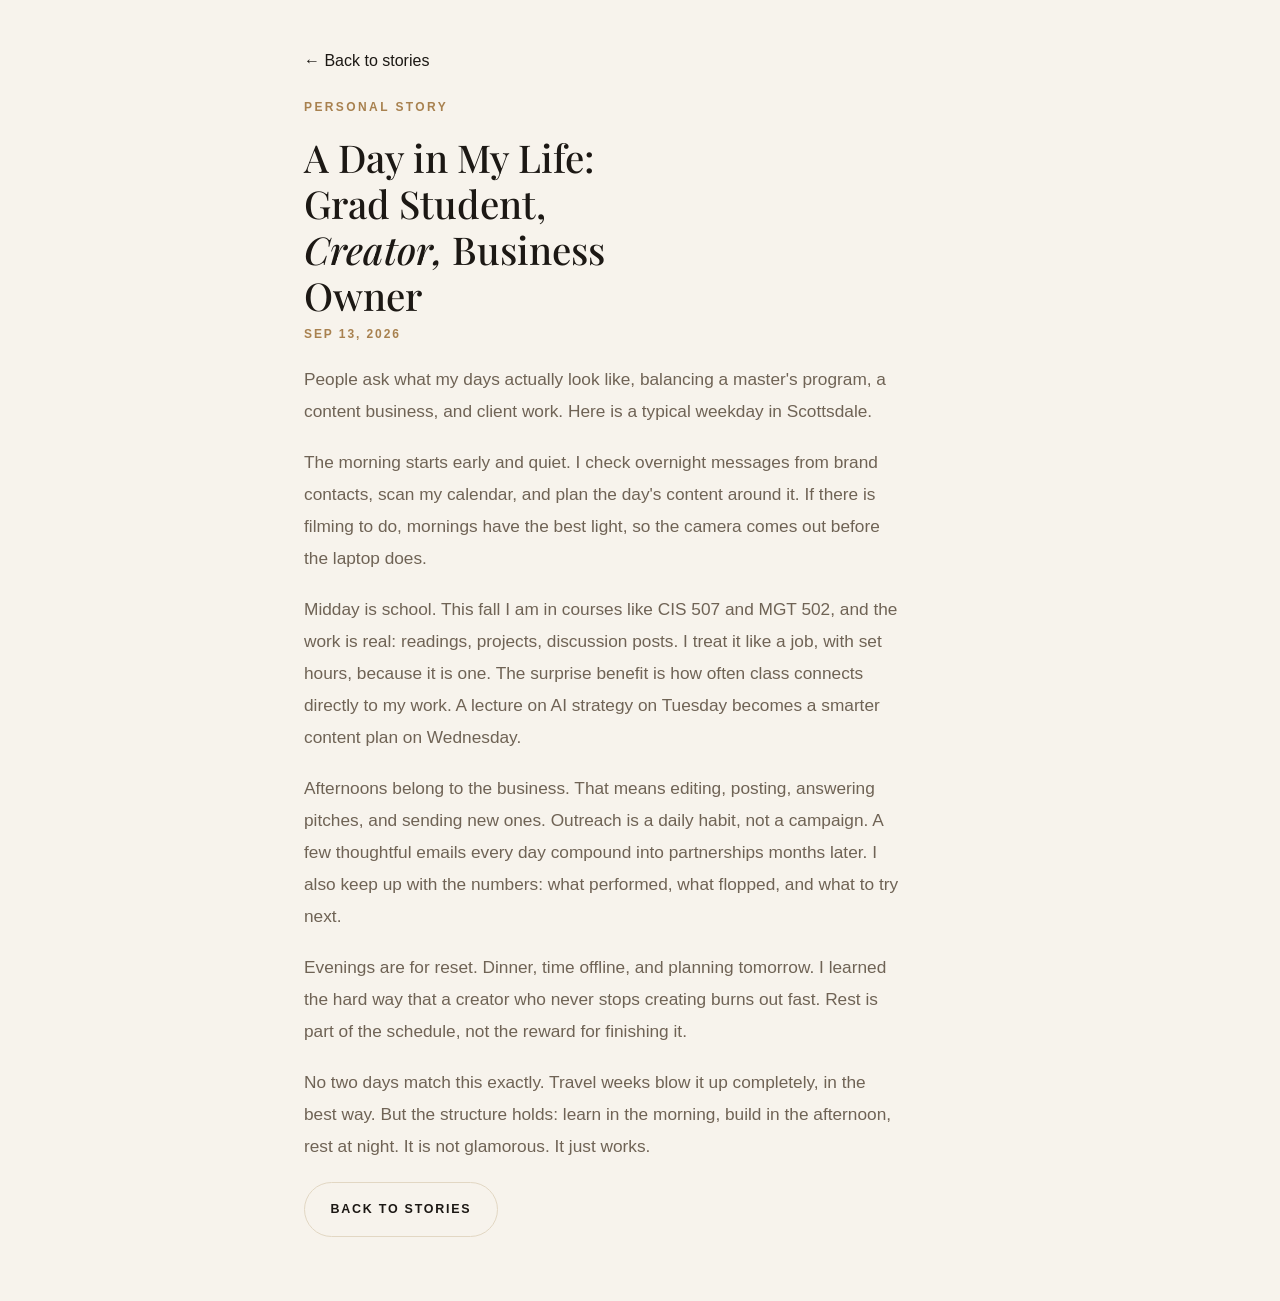
<file: stories/a-day-in-my-life.html>
<!DOCTYPE html>
<html lang="en">
<head>
  <meta charset="utf-8" />
  <meta name="viewport" content="width=device-width, initial-scale=1" />
  <title>A Day in My Life: Grad Student, Creator, Business Owner | Mario Villa</title>
  <meta name="description" content="A typical weekday in Scottsdale balancing ASU coursework, content creation, and running Mario Villa LLC." />

  <link rel="canonical" href="https://themariovilla.github.io/stories/a-day-in-my-life.html" />
  <meta property="og:type" content="article" />
  <meta property="og:title" content="A Day in My Life: Grad Student, Creator, Business Owner | Mario Villa" />
  <meta property="og:description" content="A typical weekday in Scottsdale balancing ASU coursework, content creation, and running Mario Villa LLC." />
  <meta property="og:image" content="https://themariovilla.github.io/resources/images/profile-photo.jpg" />
  <meta property="og:image:alt" content="Portrait of Mario Villa" />
  <meta property="og:url" content="https://themariovilla.github.io/stories/a-day-in-my-life.html" />
  <meta property="og:site_name" content="Mario Villa" />
  <meta name="twitter:card" content="summary_large_image" />
  <meta name="twitter:title" content="A Day in My Life: Grad Student, Creator, Business Owner | Mario Villa" />
  <meta name="twitter:description" content="A typical weekday in Scottsdale balancing ASU coursework, content creation, and running Mario Villa LLC." />
  <meta name="twitter:image" content="https://themariovilla.github.io/resources/images/profile-photo.jpg" />
  <script type="application/ld+json">
  {
    "@context": "https://schema.org",
    "@type": "Article",
    "headline": "A Day in My Life: Grad Student, Creator, Business Owner",
    "description": "A typical weekday in Scottsdale balancing ASU coursework, content creation, and running Mario Villa LLC.",
    "author": {"@type": "Person", "name": "Mario Villa", "url": "https://themariovilla.github.io/"},
    "datePublished": "2026-09-13",
    "mainEntityOfPage": "https://themariovilla.github.io/stories/a-day-in-my-life.html"
  }
  </script>
  <link href="https://fonts.googleapis.com/css2?family=Playfair+Display:ital,wght@0,400;0,500;0,600;0,700;1,400;1,500;1,600&display=swap" rel="stylesheet" />
  <link rel="stylesheet" href="../resources/css/style.css" />
  <style>
    .story-wrap { max-width: 720px; margin: 0 auto; padding: 3rem 1.5rem 4rem; }
    .story-wrap h1 { font-family: "Playfair Display", Georgia, serif; font-size: 2.4rem; line-height: 1.2; margin: 0.6rem 0 0.4rem; }
    .story-body p { font-size: 1.08rem; line-height: 1.85; margin: 1.2rem 0; }
    .story-back { display: inline-block; margin-bottom: 1.5rem; }
  </style>
</head>
<body>
  <main class="container">
    <div class="story-wrap">
      <a class="story-back" href="../index.html#stories">&larr; Back to stories</a>
      <span class="kicker">Personal story</span>
      <h1>A Day in My Life: Grad Student, <em>Creator,</em> Business Owner</h1>
      <p class="article-date">Sep 13, 2026</p>
      <div class="story-body">
        <p>People ask what my days actually look like, balancing a master's program, a content business, and client work. Here is a typical weekday in Scottsdale.</p>
        <p>The morning starts early and quiet. I check overnight messages from brand contacts, scan my calendar, and plan the day's content around it. If there is filming to do, mornings have the best light, so the camera comes out before the laptop does.</p>
        <p>Midday is school. This fall I am in courses like CIS 507 and MGT 502, and the work is real: readings, projects, discussion posts. I treat it like a job, with set hours, because it is one. The surprise benefit is how often class connects directly to my work. A lecture on AI strategy on Tuesday becomes a smarter content plan on Wednesday.</p>
        <p>Afternoons belong to the business. That means editing, posting, answering pitches, and sending new ones. Outreach is a daily habit, not a campaign. A few thoughtful emails every day compound into partnerships months later. I also keep up with the numbers: what performed, what flopped, and what to try next.</p>
        <p>Evenings are for reset. Dinner, time offline, and planning tomorrow. I learned the hard way that a creator who never stops creating burns out fast. Rest is part of the schedule, not the reward for finishing it.</p>
        <p>No two days match this exactly. Travel weeks blow it up completely, in the best way. But the structure holds: learn in the morning, build in the afternoon, rest at night. It is not glamorous. It just works.</p>
      </div>
      <a class="btn btn-secondary" href="../index.html#stories">Back to stories</a>
    </div>
  </main>
</body>
</html>
</file>
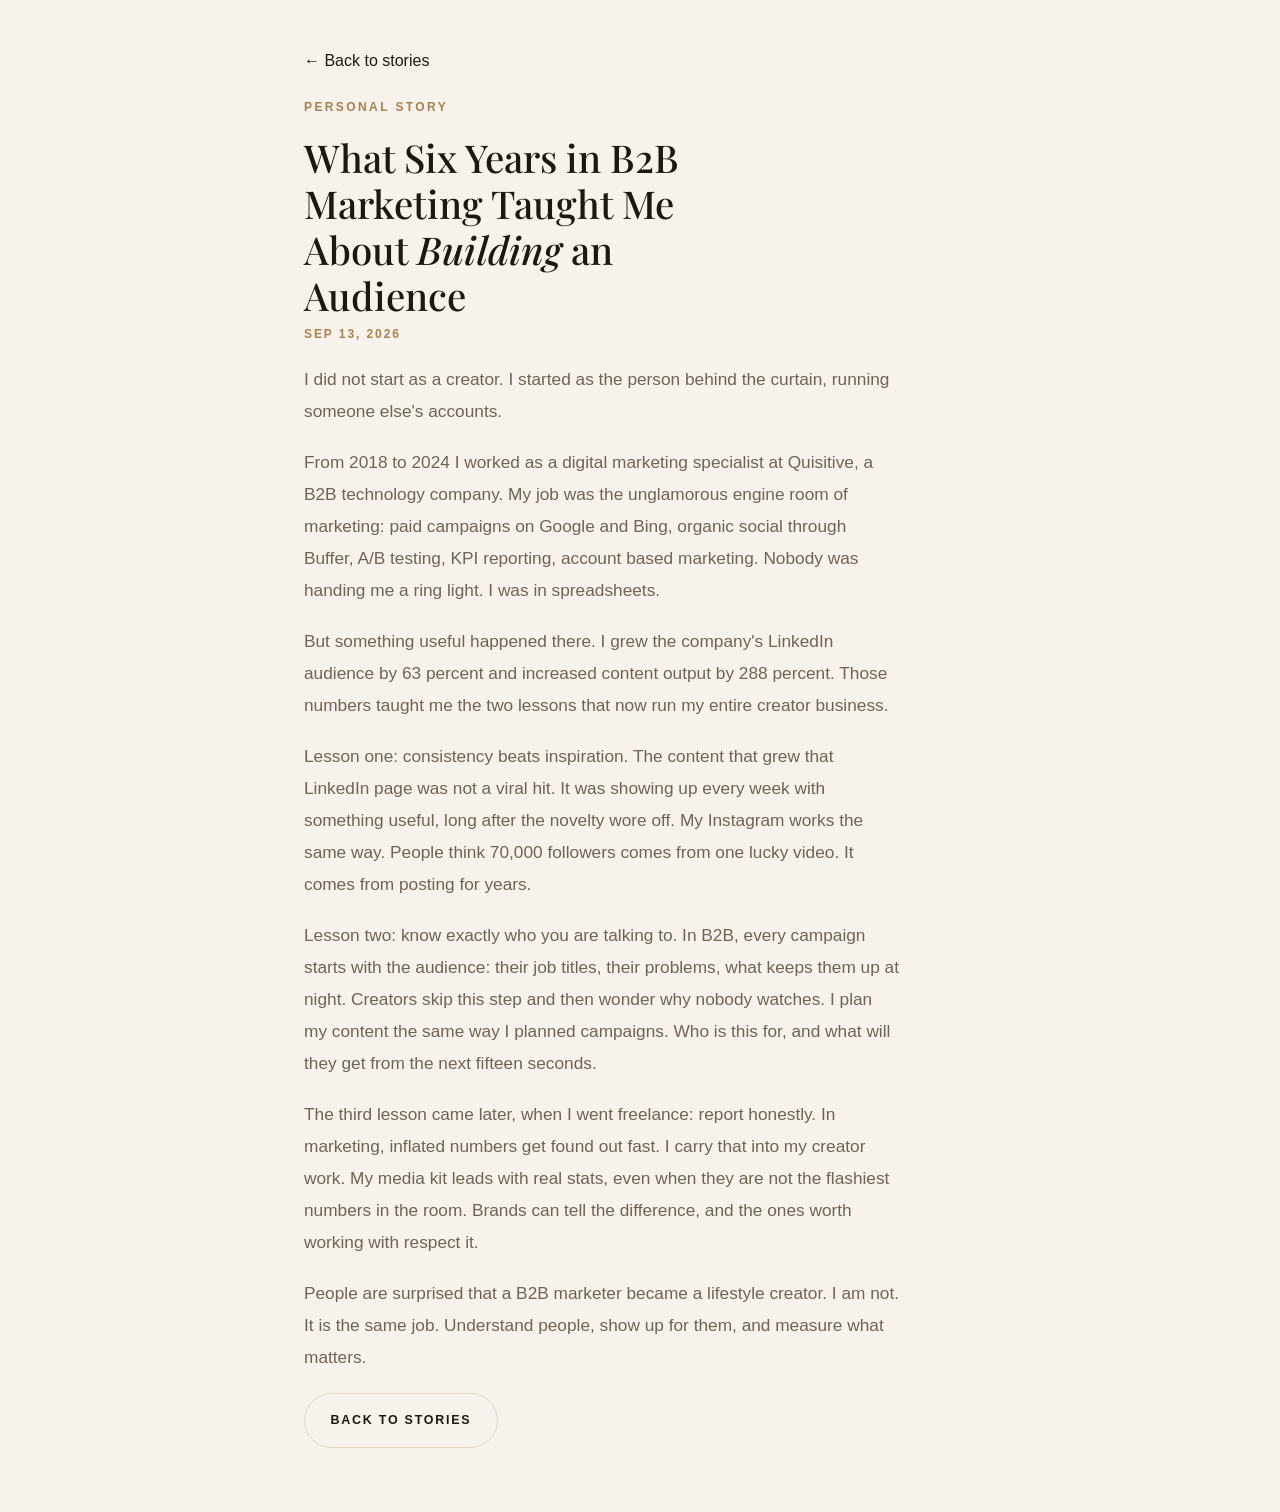
<file: stories/from-b2b-marketing-to-70k-followers.html>
<!DOCTYPE html>
<html lang="en">
<head>
  <meta charset="utf-8" />
  <meta name="viewport" content="width=device-width, initial-scale=1" />
  <title>What Six Years in B2B Marketing Taught Me About Building an Audience | Mario Villa</title>
  <meta name="description" content="From running B2B campaigns at Quisitive to 70K Instagram followers: the lessons that transferred." />

  <link rel="canonical" href="https://themariovilla.github.io/stories/from-b2b-marketing-to-70k-followers.html" />
  <meta property="og:type" content="article" />
  <meta property="og:title" content="What Six Years in B2B Marketing Taught Me About Building an Audience | Mario Villa" />
  <meta property="og:description" content="From running B2B campaigns at Quisitive to 70K Instagram followers: the lessons that transferred." />
  <meta property="og:image" content="https://themariovilla.github.io/resources/images/profile-photo.jpg" />
  <meta property="og:image:alt" content="Portrait of Mario Villa" />
  <meta property="og:url" content="https://themariovilla.github.io/stories/from-b2b-marketing-to-70k-followers.html" />
  <meta property="og:site_name" content="Mario Villa" />
  <meta name="twitter:card" content="summary_large_image" />
  <meta name="twitter:title" content="What Six Years in B2B Marketing Taught Me About Building an Audience | Mario Villa" />
  <meta name="twitter:description" content="From running B2B campaigns at Quisitive to 70K Instagram followers: the lessons that transferred." />
  <meta name="twitter:image" content="https://themariovilla.github.io/resources/images/profile-photo.jpg" />
  <script type="application/ld+json">
  {
    "@context": "https://schema.org",
    "@type": "Article",
    "headline": "What Six Years in B2B Marketing Taught Me About Building an Audience",
    "description": "From running B2B campaigns at Quisitive to 70K Instagram followers: the lessons that transferred.",
    "author": {"@type": "Person", "name": "Mario Villa", "url": "https://themariovilla.github.io/"},
    "datePublished": "2026-09-13",
    "mainEntityOfPage": "https://themariovilla.github.io/stories/from-b2b-marketing-to-70k-followers.html"
  }
  </script>
  <link href="https://fonts.googleapis.com/css2?family=Playfair+Display:ital,wght@0,400;0,500;0,600;0,700;1,400;1,500;1,600&display=swap" rel="stylesheet" />
  <link rel="stylesheet" href="../resources/css/style.css" />
  <style>
    .story-wrap { max-width: 720px; margin: 0 auto; padding: 3rem 1.5rem 4rem; }
    .story-wrap h1 { font-family: "Playfair Display", Georgia, serif; font-size: 2.4rem; line-height: 1.2; margin: 0.6rem 0 0.4rem; }
    .story-body p { font-size: 1.08rem; line-height: 1.85; margin: 1.2rem 0; }
    .story-back { display: inline-block; margin-bottom: 1.5rem; }
  </style>
</head>
<body>
  <main class="container">
    <div class="story-wrap">
      <a class="story-back" href="../index.html#stories">&larr; Back to stories</a>
      <span class="kicker">Personal story</span>
      <h1>What Six Years in B2B Marketing Taught Me About <em>Building</em> an Audience</h1>
      <p class="article-date">Sep 13, 2026</p>
      <div class="story-body">
        <p>I did not start as a creator. I started as the person behind the curtain, running someone else's accounts.</p>
        <p>From 2018 to 2024 I worked as a digital marketing specialist at Quisitive, a B2B technology company. My job was the unglamorous engine room of marketing: paid campaigns on Google and Bing, organic social through Buffer, A/B testing, KPI reporting, account based marketing. Nobody was handing me a ring light. I was in spreadsheets.</p>
        <p>But something useful happened there. I grew the company's LinkedIn audience by 63 percent and increased content output by 288 percent. Those numbers taught me the two lessons that now run my entire creator business.</p>
        <p>Lesson one: consistency beats inspiration. The content that grew that LinkedIn page was not a viral hit. It was showing up every week with something useful, long after the novelty wore off. My Instagram works the same way. People think 70,000 followers comes from one lucky video. It comes from posting for years.</p>
        <p>Lesson two: know exactly who you are talking to. In B2B, every campaign starts with the audience: their job titles, their problems, what keeps them up at night. Creators skip this step and then wonder why nobody watches. I plan my content the same way I planned campaigns. Who is this for, and what will they get from the next fifteen seconds.</p>
        <p>The third lesson came later, when I went freelance: report honestly. In marketing, inflated numbers get found out fast. I carry that into my creator work. My media kit leads with real stats, even when they are not the flashiest numbers in the room. Brands can tell the difference, and the ones worth working with respect it.</p>
        <p>People are surprised that a B2B marketer became a lifestyle creator. I am not. It is the same job. Understand people, show up for them, and measure what matters.</p>
      </div>
      <a class="btn btn-secondary" href="../index.html#stories">Back to stories</a>
    </div>
  </main>
</body>
</html>
</file>
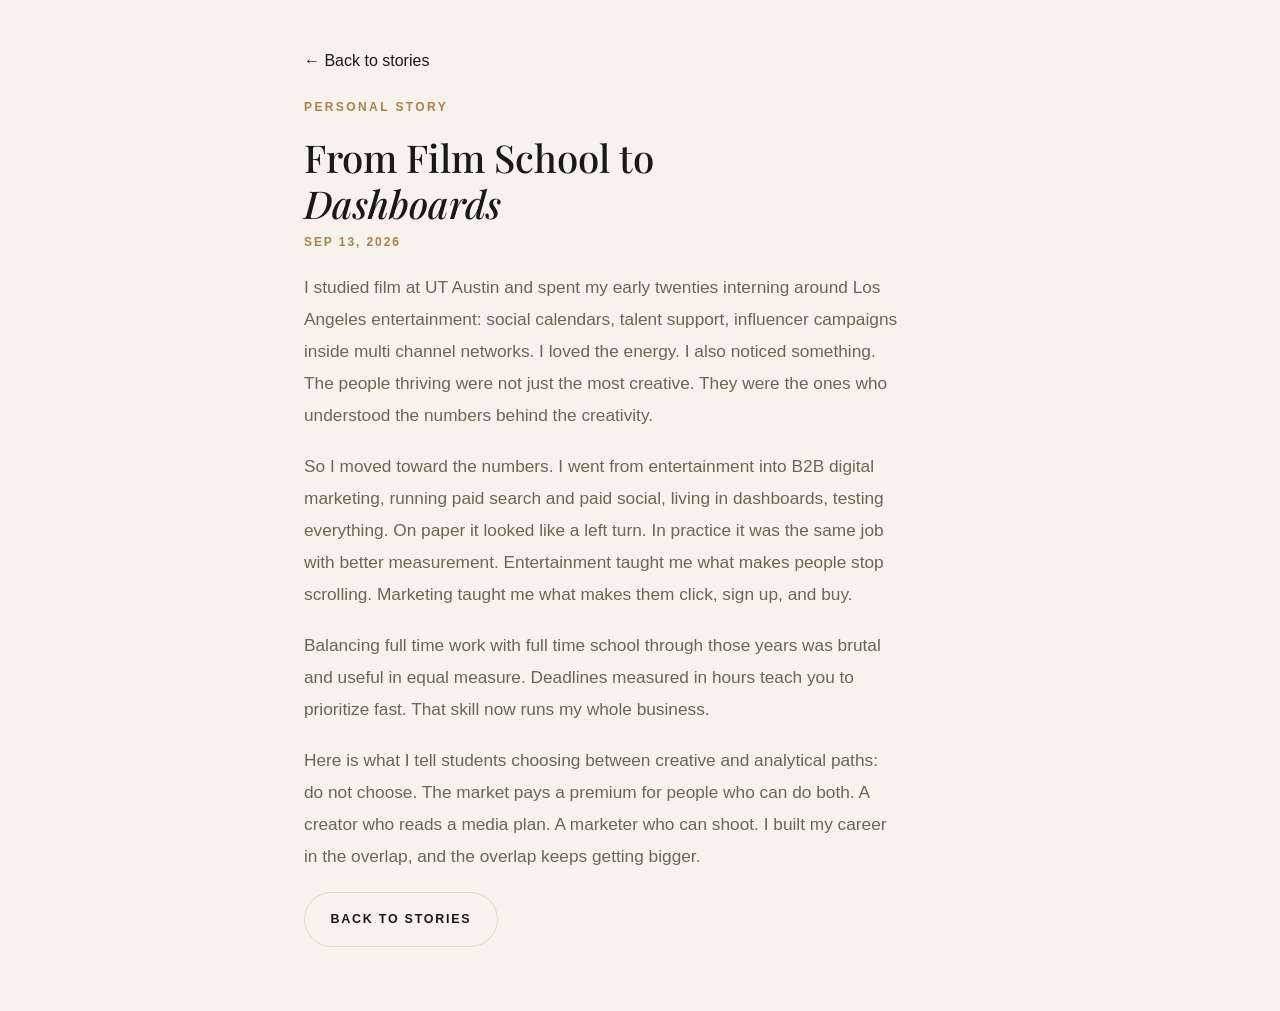
<file: stories/from-entertainment-to-marketing.html>
<!DOCTYPE html>
<html lang="en">
<head>
  <meta charset="utf-8" />
  <meta name="viewport" content="width=device-width, initial-scale=1" />
  <title>From Film School to Dashboards | Mario Villa</title>
  <meta name="description" content="From UT Austin film school and LA internships to B2B marketing dashboards, and how entertainment shaped my content." />

  <link rel="canonical" href="https://themariovilla.github.io/stories/from-entertainment-to-marketing.html" />
  <meta property="og:type" content="article" />
  <meta property="og:title" content="From Film School to Dashboards | Mario Villa" />
  <meta property="og:description" content="From UT Austin film school and LA internships to B2B marketing dashboards, and how entertainment shaped my content." />
  <meta property="og:image" content="https://themariovilla.github.io/resources/images/profile-photo.jpg" />
  <meta property="og:image:alt" content="Portrait of Mario Villa" />
  <meta property="og:url" content="https://themariovilla.github.io/stories/from-entertainment-to-marketing.html" />
  <meta property="og:site_name" content="Mario Villa" />
  <meta name="twitter:card" content="summary_large_image" />
  <meta name="twitter:title" content="From Film School to Dashboards | Mario Villa" />
  <meta name="twitter:description" content="From UT Austin film school and LA internships to B2B marketing dashboards, and how entertainment shaped my content." />
  <meta name="twitter:image" content="https://themariovilla.github.io/resources/images/profile-photo.jpg" />
  <script type="application/ld+json">
  {
    "@context": "https://schema.org",
    "@type": "Article",
    "headline": "From Film School to Dashboards",
    "description": "From UT Austin film school and LA internships to B2B marketing dashboards, and how entertainment shaped my content.",
    "author": {"@type": "Person", "name": "Mario Villa", "url": "https://themariovilla.github.io/"},
    "datePublished": "2026-09-13",
    "mainEntityOfPage": "https://themariovilla.github.io/stories/from-entertainment-to-marketing.html"
  }
  </script>
  <link href="https://fonts.googleapis.com/css2?family=Playfair+Display:ital,wght@0,400;0,500;0,600;0,700;1,400;1,500;1,600&display=swap" rel="stylesheet" />
  <link rel="stylesheet" href="../resources/css/style.css" />
  <style>
    .story-wrap { max-width: 720px; margin: 0 auto; padding: 3rem 1.5rem 4rem; }
    .story-wrap h1 { font-family: "Playfair Display", Georgia, serif; font-size: 2.4rem; line-height: 1.2; margin: 0.6rem 0 0.4rem; }
    .story-body p { font-size: 1.08rem; line-height: 1.85; margin: 1.2rem 0; }
    .story-back { display: inline-block; margin-bottom: 1.5rem; }
  </style>
</head>
<body>
  <main class="container">
    <div class="story-wrap">
      <a class="story-back" href="../index.html#stories">&larr; Back to stories</a>
      <span class="kicker">Personal story</span>
      <h1>From Film School to <em>Dashboards</em></h1>
      <p class="article-date">Sep 13, 2026</p>
      <div class="story-body">
        <p>I studied film at UT Austin and spent my early twenties interning around Los Angeles entertainment: social calendars, talent support, influencer campaigns inside multi channel networks. I loved the energy. I also noticed something. The people thriving were not just the most creative. They were the ones who understood the numbers behind the creativity.</p>
        <p>So I moved toward the numbers. I went from entertainment into B2B digital marketing, running paid search and paid social, living in dashboards, testing everything. On paper it looked like a left turn. In practice it was the same job with better measurement. Entertainment taught me what makes people stop scrolling. Marketing taught me what makes them click, sign up, and buy.</p>
        <p>Balancing full time work with full time school through those years was brutal and useful in equal measure. Deadlines measured in hours teach you to prioritize fast. That skill now runs my whole business.</p>
        <p>Here is what I tell students choosing between creative and analytical paths: do not choose. The market pays a premium for people who can do both. A creator who reads a media plan. A marketer who can shoot. I built my career in the overlap, and the overlap keeps getting bigger.</p>
      </div>
      <a class="btn btn-secondary" href="../index.html#stories">Back to stories</a>
    </div>
  </main>
</body>
</html>
</file>
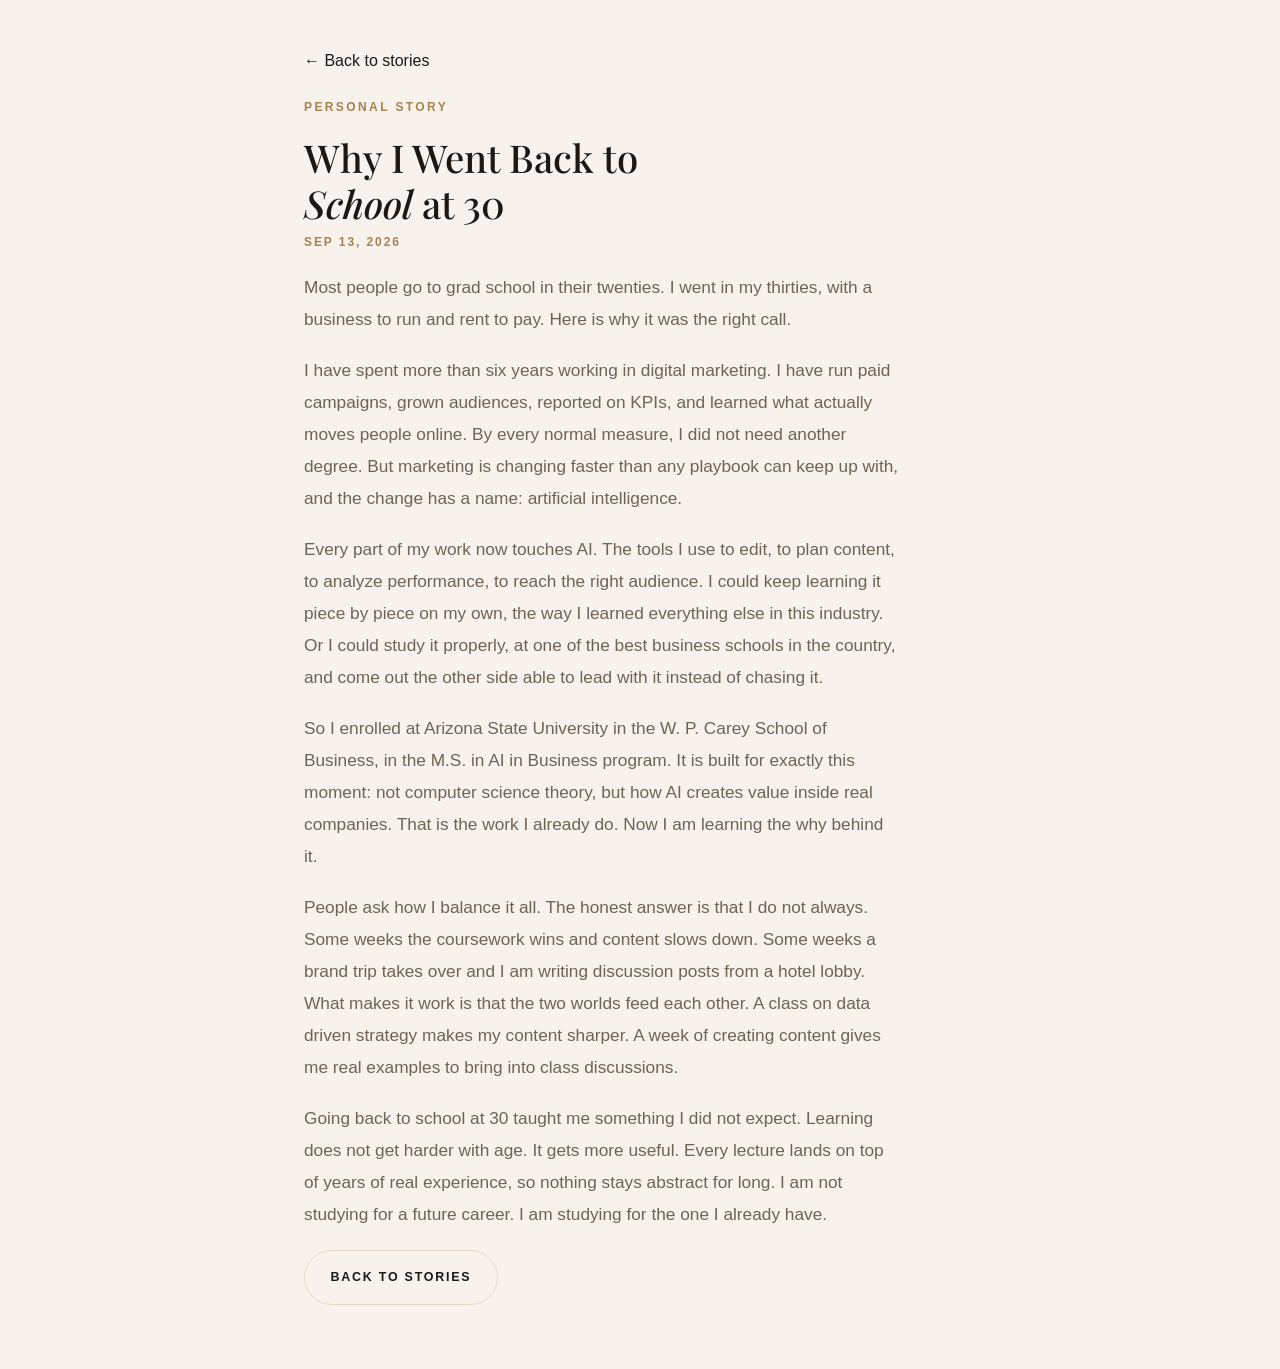
<file: stories/going-back-to-school-at-30.html>
<!DOCTYPE html>
<html lang="en">
<head>
  <meta charset="utf-8" />
  <meta name="viewport" content="width=device-width, initial-scale=1" />
  <title>Why I Went Back to School at 30 | Mario Villa</title>
  <meta name="description" content="Why I enrolled in ASU's M.S. in AI in Business at 30, while running a content business." />

  <link rel="canonical" href="https://themariovilla.github.io/stories/going-back-to-school-at-30.html" />
  <meta property="og:type" content="article" />
  <meta property="og:title" content="Why I Went Back to School at 30 | Mario Villa" />
  <meta property="og:description" content="Why I enrolled in ASU&#x27;s M.S. in AI in Business at 30, while running a content business." />
  <meta property="og:image" content="https://themariovilla.github.io/resources/images/profile-photo.jpg" />
  <meta property="og:image:alt" content="Portrait of Mario Villa" />
  <meta property="og:url" content="https://themariovilla.github.io/stories/going-back-to-school-at-30.html" />
  <meta property="og:site_name" content="Mario Villa" />
  <meta name="twitter:card" content="summary_large_image" />
  <meta name="twitter:title" content="Why I Went Back to School at 30 | Mario Villa" />
  <meta name="twitter:description" content="Why I enrolled in ASU&#x27;s M.S. in AI in Business at 30, while running a content business." />
  <meta name="twitter:image" content="https://themariovilla.github.io/resources/images/profile-photo.jpg" />
  <script type="application/ld+json">
  {
    "@context": "https://schema.org",
    "@type": "Article",
    "headline": "Why I Went Back to School at 30",
    "description": "Why I enrolled in ASU's M.S. in AI in Business at 30, while running a content business.",
    "author": {"@type": "Person", "name": "Mario Villa", "url": "https://themariovilla.github.io/"},
    "datePublished": "2026-09-13",
    "mainEntityOfPage": "https://themariovilla.github.io/stories/going-back-to-school-at-30.html"
  }
  </script>
  <link href="https://fonts.googleapis.com/css2?family=Playfair+Display:ital,wght@0,400;0,500;0,600;0,700;1,400;1,500;1,600&display=swap" rel="stylesheet" />
  <link rel="stylesheet" href="../resources/css/style.css" />
  <style>
    .story-wrap { max-width: 720px; margin: 0 auto; padding: 3rem 1.5rem 4rem; }
    .story-wrap h1 { font-family: "Playfair Display", Georgia, serif; font-size: 2.4rem; line-height: 1.2; margin: 0.6rem 0 0.4rem; }
    .story-body p { font-size: 1.08rem; line-height: 1.85; margin: 1.2rem 0; }
    .story-back { display: inline-block; margin-bottom: 1.5rem; }
  </style>
</head>
<body>
  <main class="container">
    <div class="story-wrap">
      <a class="story-back" href="../index.html#stories">&larr; Back to stories</a>
      <span class="kicker">Personal story</span>
      <h1>Why I Went Back to <em>School</em> at 30</h1>
      <p class="article-date">Sep 13, 2026</p>
      <div class="story-body">
        <p>Most people go to grad school in their twenties. I went in my thirties, with a business to run and rent to pay. Here is why it was the right call.</p>
        <p>I have spent more than six years working in digital marketing. I have run paid campaigns, grown audiences, reported on KPIs, and learned what actually moves people online. By every normal measure, I did not need another degree. But marketing is changing faster than any playbook can keep up with, and the change has a name: artificial intelligence.</p>
        <p>Every part of my work now touches AI. The tools I use to edit, to plan content, to analyze performance, to reach the right audience. I could keep learning it piece by piece on my own, the way I learned everything else in this industry. Or I could study it properly, at one of the best business schools in the country, and come out the other side able to lead with it instead of chasing it.</p>
        <p>So I enrolled at Arizona State University in the W. P. Carey School of Business, in the M.S. in AI in Business program. It is built for exactly this moment: not computer science theory, but how AI creates value inside real companies. That is the work I already do. Now I am learning the why behind it.</p>
        <p>People ask how I balance it all. The honest answer is that I do not always. Some weeks the coursework wins and content slows down. Some weeks a brand trip takes over and I am writing discussion posts from a hotel lobby. What makes it work is that the two worlds feed each other. A class on data driven strategy makes my content sharper. A week of creating content gives me real examples to bring into class discussions.</p>
        <p>Going back to school at 30 taught me something I did not expect. Learning does not get harder with age. It gets more useful. Every lecture lands on top of years of real experience, so nothing stays abstract for long. I am not studying for a future career. I am studying for the one I already have.</p>
      </div>
      <a class="btn btn-secondary" href="../index.html#stories">Back to stories</a>
    </div>
  </main>
</body>
</html>
</file>
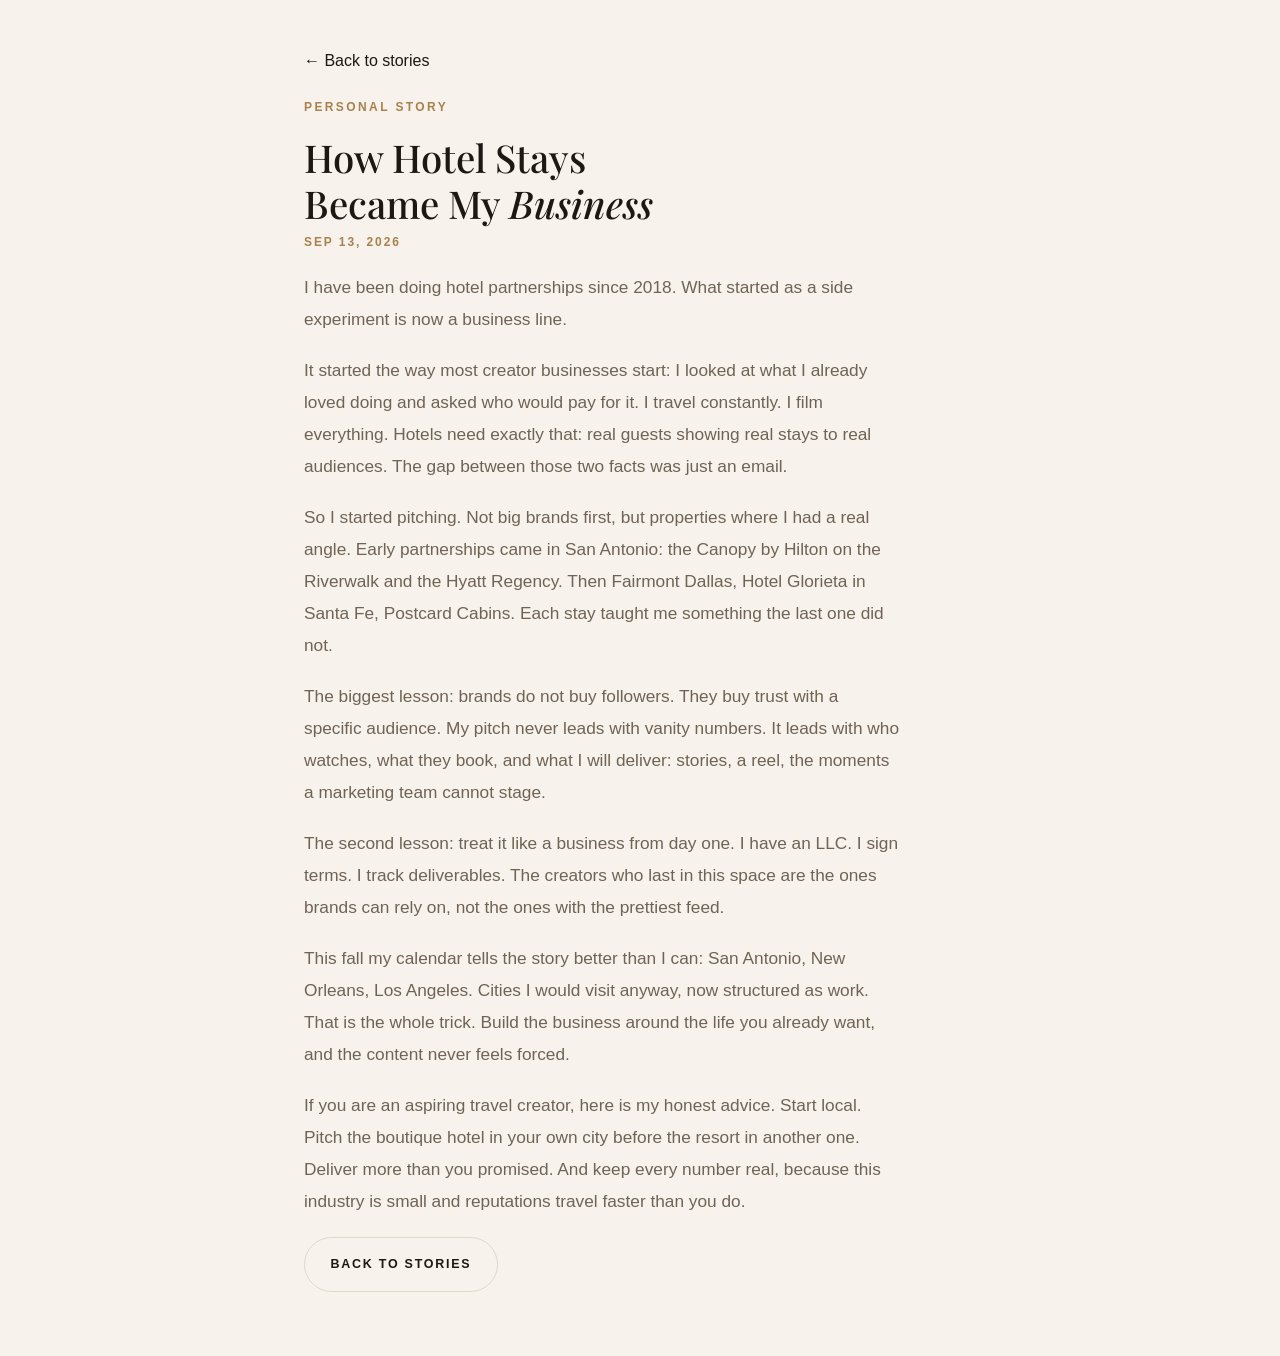
<file: stories/how-hotel-stays-became-my-business.html>
<!DOCTYPE html>
<html lang="en">
<head>
  <meta charset="utf-8" />
  <meta name="viewport" content="width=device-width, initial-scale=1" />
  <title>How Hotel Stays Became My Business | Mario Villa</title>
  <meta name="description" content="Hotel partnerships since 2018: from cold pitches to partner stays, and honest advice for aspiring travel creators." />

  <link rel="canonical" href="https://themariovilla.github.io/stories/how-hotel-stays-became-my-business.html" />
  <meta property="og:type" content="article" />
  <meta property="og:title" content="How Hotel Stays Became My Business | Mario Villa" />
  <meta property="og:description" content="Hotel partnerships since 2018: from cold pitches to partner stays, and honest advice for aspiring travel creators." />
  <meta property="og:image" content="https://themariovilla.github.io/resources/images/profile-photo.jpg" />
  <meta property="og:image:alt" content="Portrait of Mario Villa" />
  <meta property="og:url" content="https://themariovilla.github.io/stories/how-hotel-stays-became-my-business.html" />
  <meta property="og:site_name" content="Mario Villa" />
  <meta name="twitter:card" content="summary_large_image" />
  <meta name="twitter:title" content="How Hotel Stays Became My Business | Mario Villa" />
  <meta name="twitter:description" content="Hotel partnerships since 2018: from cold pitches to partner stays, and honest advice for aspiring travel creators." />
  <meta name="twitter:image" content="https://themariovilla.github.io/resources/images/profile-photo.jpg" />
  <script type="application/ld+json">
  {
    "@context": "https://schema.org",
    "@type": "Article",
    "headline": "How Hotel Stays Became My Business",
    "description": "Hotel partnerships since 2018: from cold pitches to partner stays, and honest advice for aspiring travel creators.",
    "author": {"@type": "Person", "name": "Mario Villa", "url": "https://themariovilla.github.io/"},
    "datePublished": "2026-09-13",
    "mainEntityOfPage": "https://themariovilla.github.io/stories/how-hotel-stays-became-my-business.html"
  }
  </script>
  <link href="https://fonts.googleapis.com/css2?family=Playfair+Display:ital,wght@0,400;0,500;0,600;0,700;1,400;1,500;1,600&display=swap" rel="stylesheet" />
  <link rel="stylesheet" href="../resources/css/style.css" />
  <style>
    .story-wrap { max-width: 720px; margin: 0 auto; padding: 3rem 1.5rem 4rem; }
    .story-wrap h1 { font-family: "Playfair Display", Georgia, serif; font-size: 2.4rem; line-height: 1.2; margin: 0.6rem 0 0.4rem; }
    .story-body p { font-size: 1.08rem; line-height: 1.85; margin: 1.2rem 0; }
    .story-back { display: inline-block; margin-bottom: 1.5rem; }
  </style>
</head>
<body>
  <main class="container">
    <div class="story-wrap">
      <a class="story-back" href="../index.html#stories">&larr; Back to stories</a>
      <span class="kicker">Personal story</span>
      <h1>How Hotel Stays Became My <em>Business</em></h1>
      <p class="article-date">Sep 13, 2026</p>
      <div class="story-body">
        <p>I have been doing hotel partnerships since 2018. What started as a side experiment is now a business line.</p>
        <p>It started the way most creator businesses start: I looked at what I already loved doing and asked who would pay for it. I travel constantly. I film everything. Hotels need exactly that: real guests showing real stays to real audiences. The gap between those two facts was just an email.</p>
        <p>So I started pitching. Not big brands first, but properties where I had a real angle. Early partnerships came in San Antonio: the Canopy by Hilton on the Riverwalk and the Hyatt Regency. Then Fairmont Dallas, Hotel Glorieta in Santa Fe, Postcard Cabins. Each stay taught me something the last one did not.</p>
        <p>The biggest lesson: brands do not buy followers. They buy trust with a specific audience. My pitch never leads with vanity numbers. It leads with who watches, what they book, and what I will deliver: stories, a reel, the moments a marketing team cannot stage.</p>
        <p>The second lesson: treat it like a business from day one. I have an LLC. I sign terms. I track deliverables. The creators who last in this space are the ones brands can rely on, not the ones with the prettiest feed.</p>
        <p>This fall my calendar tells the story better than I can: San Antonio, New Orleans, Los Angeles. Cities I would visit anyway, now structured as work. That is the whole trick. Build the business around the life you already want, and the content never feels forced.</p>
        <p>If you are an aspiring travel creator, here is my honest advice. Start local. Pitch the boutique hotel in your own city before the resort in another one. Deliver more than you promised. And keep every number real, because this industry is small and reputations travel faster than you do.</p>
      </div>
      <a class="btn btn-secondary" href="../index.html#stories">Back to stories</a>
    </div>
  </main>
</body>
</html>
</file>
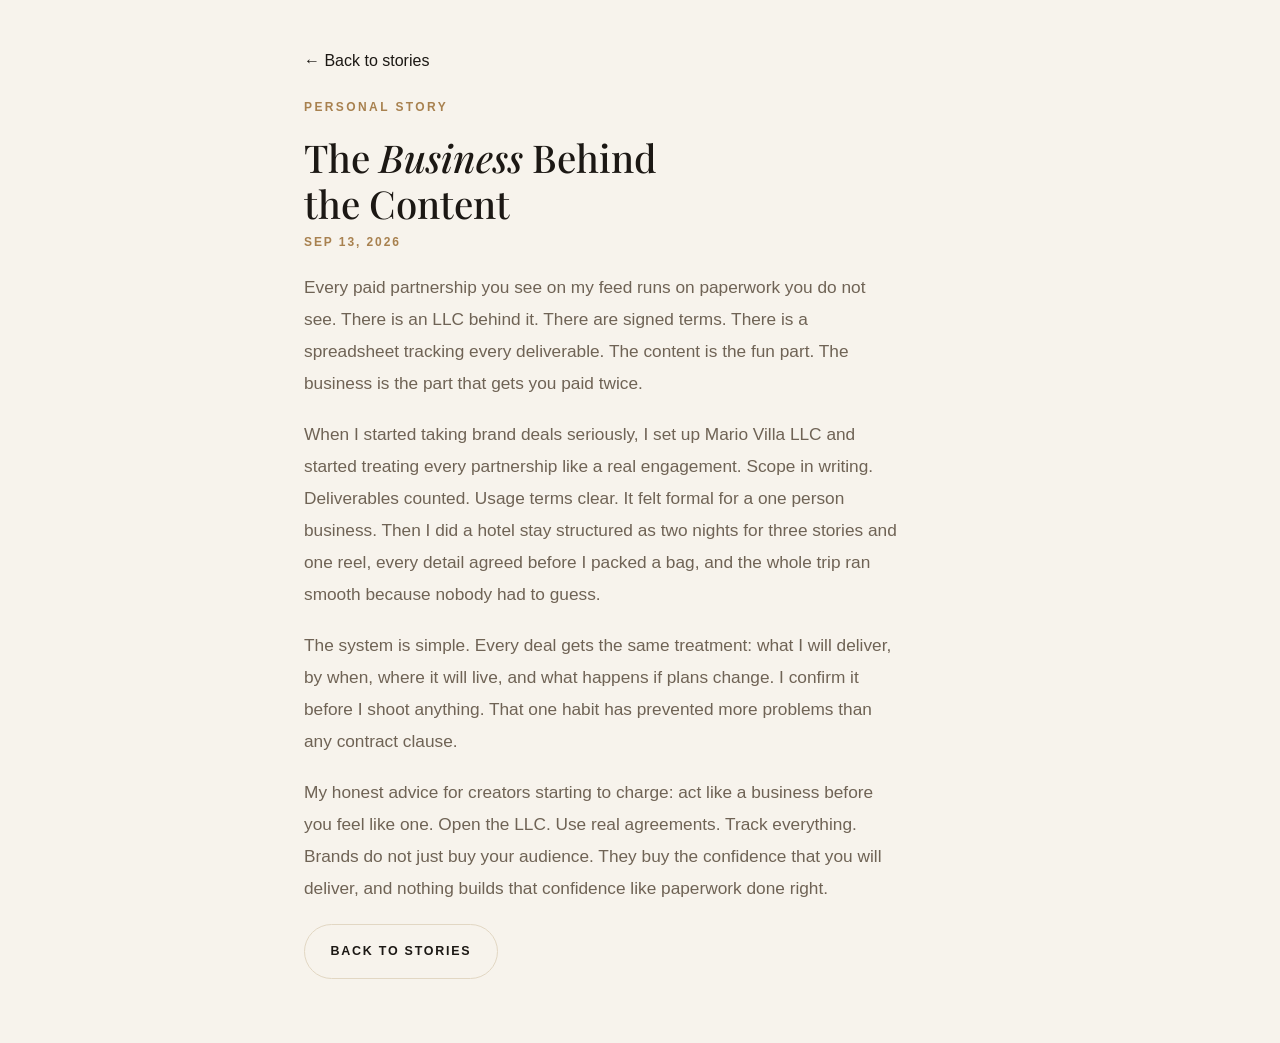
<file: stories/the-business-behind-the-content.html>
<!DOCTYPE html>
<html lang="en">
<head>
  <meta charset="utf-8" />
  <meta name="viewport" content="width=device-width, initial-scale=1" />
  <title>The Business Behind the Content | Mario Villa</title>
  <meta name="description" content="The LLCs, contracts, and systems behind every paid partnership." />

  <link rel="canonical" href="https://themariovilla.github.io/stories/the-business-behind-the-content.html" />
  <meta property="og:type" content="article" />
  <meta property="og:title" content="The Business Behind the Content | Mario Villa" />
  <meta property="og:description" content="The LLCs, contracts, and systems behind every paid partnership." />
  <meta property="og:image" content="https://themariovilla.github.io/resources/images/profile-photo.jpg" />
  <meta property="og:image:alt" content="Portrait of Mario Villa" />
  <meta property="og:url" content="https://themariovilla.github.io/stories/the-business-behind-the-content.html" />
  <meta property="og:site_name" content="Mario Villa" />
  <meta name="twitter:card" content="summary_large_image" />
  <meta name="twitter:title" content="The Business Behind the Content | Mario Villa" />
  <meta name="twitter:description" content="The LLCs, contracts, and systems behind every paid partnership." />
  <meta name="twitter:image" content="https://themariovilla.github.io/resources/images/profile-photo.jpg" />
  <script type="application/ld+json">
  {
    "@context": "https://schema.org",
    "@type": "Article",
    "headline": "The Business Behind the Content",
    "description": "The LLCs, contracts, and systems behind every paid partnership.",
    "author": {"@type": "Person", "name": "Mario Villa", "url": "https://themariovilla.github.io/"},
    "datePublished": "2026-09-13",
    "mainEntityOfPage": "https://themariovilla.github.io/stories/the-business-behind-the-content.html"
  }
  </script>
  <link href="https://fonts.googleapis.com/css2?family=Playfair+Display:ital,wght@0,400;0,500;0,600;0,700;1,400;1,500;1,600&display=swap" rel="stylesheet" />
  <link rel="stylesheet" href="../resources/css/style.css" />
  <style>
    .story-wrap { max-width: 720px; margin: 0 auto; padding: 3rem 1.5rem 4rem; }
    .story-wrap h1 { font-family: "Playfair Display", Georgia, serif; font-size: 2.4rem; line-height: 1.2; margin: 0.6rem 0 0.4rem; }
    .story-body p { font-size: 1.08rem; line-height: 1.85; margin: 1.2rem 0; }
    .story-back { display: inline-block; margin-bottom: 1.5rem; }
  </style>
</head>
<body>
  <main class="container">
    <div class="story-wrap">
      <a class="story-back" href="../index.html#stories">&larr; Back to stories</a>
      <span class="kicker">Personal story</span>
      <h1>The <em>Business</em> Behind the Content</h1>
      <p class="article-date">Sep 13, 2026</p>
      <div class="story-body">
        <p>Every paid partnership you see on my feed runs on paperwork you do not see. There is an LLC behind it. There are signed terms. There is a spreadsheet tracking every deliverable. The content is the fun part. The business is the part that gets you paid twice.</p>
        <p>When I started taking brand deals seriously, I set up Mario Villa LLC and started treating every partnership like a real engagement. Scope in writing. Deliverables counted. Usage terms clear. It felt formal for a one person business. Then I did a hotel stay structured as two nights for three stories and one reel, every detail agreed before I packed a bag, and the whole trip ran smooth because nobody had to guess.</p>
        <p>The system is simple. Every deal gets the same treatment: what I will deliver, by when, where it will live, and what happens if plans change. I confirm it before I shoot anything. That one habit has prevented more problems than any contract clause.</p>
        <p>My honest advice for creators starting to charge: act like a business before you feel like one. Open the LLC. Use real agreements. Track everything. Brands do not just buy your audience. They buy the confidence that you will deliver, and nothing builds that confidence like paperwork done right.</p>
      </div>
      <a class="btn btn-secondary" href="../index.html#stories">Back to stories</a>
    </div>
  </main>
</body>
</html>
</file>
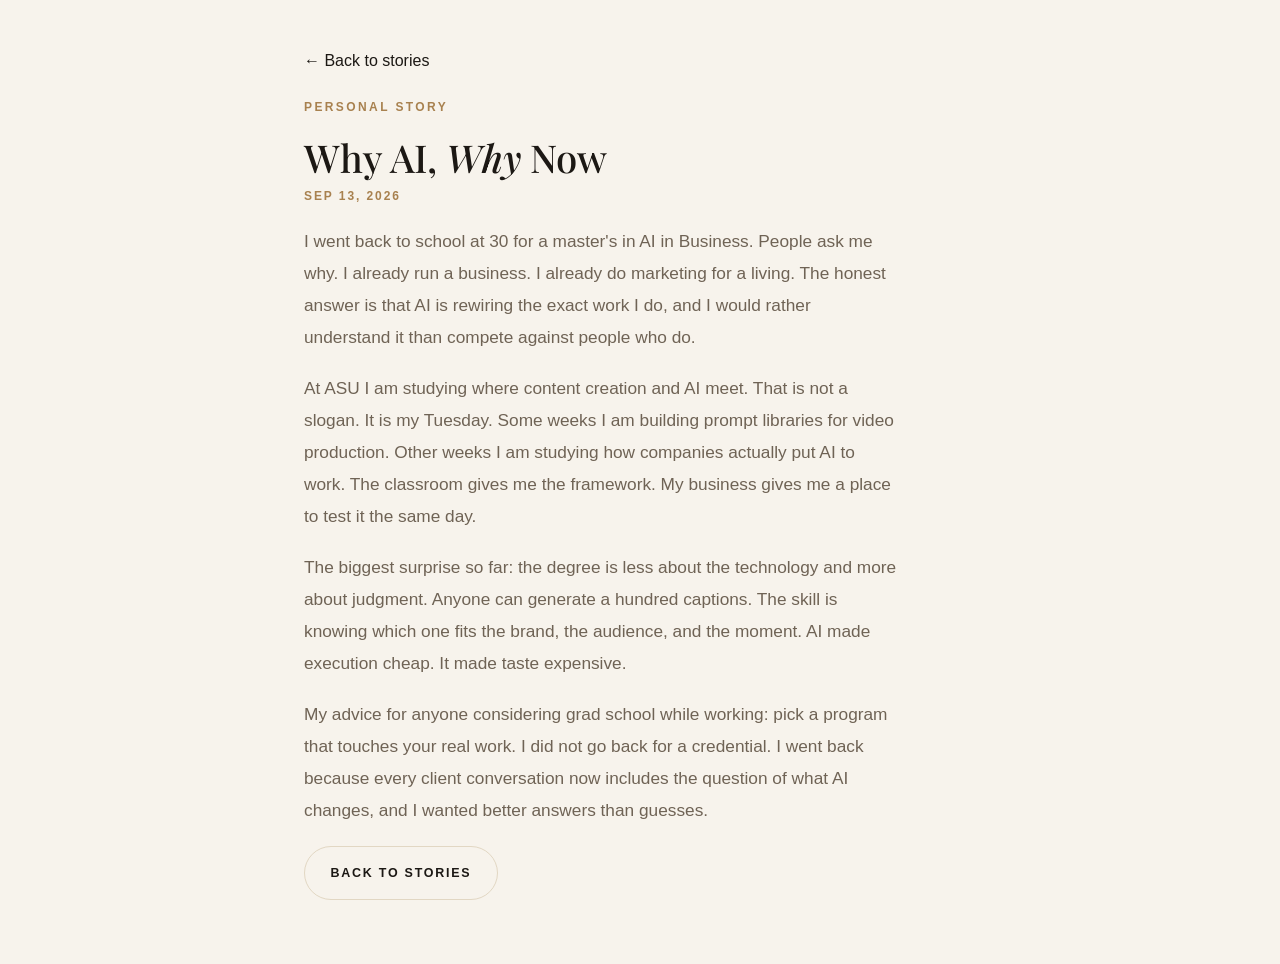
<file: stories/why-ai-why-now.html>
<!DOCTYPE html>
<html lang="en">
<head>
  <meta charset="utf-8" />
  <meta name="viewport" content="width=device-width, initial-scale=1" />
  <title>Why AI, Why Now | Mario Villa</title>
  <meta name="description" content="Why I am studying AI in business at ASU while running a creator business, and what the classroom gets right." />

  <link rel="canonical" href="https://themariovilla.github.io/stories/why-ai-why-now.html" />
  <meta property="og:type" content="article" />
  <meta property="og:title" content="Why AI, Why Now | Mario Villa" />
  <meta property="og:description" content="Why I am studying AI in business at ASU while running a creator business, and what the classroom gets right." />
  <meta property="og:image" content="https://themariovilla.github.io/resources/images/profile-photo.jpg" />
  <meta property="og:image:alt" content="Portrait of Mario Villa" />
  <meta property="og:url" content="https://themariovilla.github.io/stories/why-ai-why-now.html" />
  <meta property="og:site_name" content="Mario Villa" />
  <meta name="twitter:card" content="summary_large_image" />
  <meta name="twitter:title" content="Why AI, Why Now | Mario Villa" />
  <meta name="twitter:description" content="Why I am studying AI in business at ASU while running a creator business, and what the classroom gets right." />
  <meta name="twitter:image" content="https://themariovilla.github.io/resources/images/profile-photo.jpg" />
  <script type="application/ld+json">
  {
    "@context": "https://schema.org",
    "@type": "Article",
    "headline": "Why AI, Why Now",
    "description": "Why I am studying AI in business at ASU while running a creator business, and what the classroom gets right.",
    "author": {"@type": "Person", "name": "Mario Villa", "url": "https://themariovilla.github.io/"},
    "datePublished": "2026-09-13",
    "mainEntityOfPage": "https://themariovilla.github.io/stories/why-ai-why-now.html"
  }
  </script>
  <link href="https://fonts.googleapis.com/css2?family=Playfair+Display:ital,wght@0,400;0,500;0,600;0,700;1,400;1,500;1,600&display=swap" rel="stylesheet" />
  <link rel="stylesheet" href="../resources/css/style.css" />
  <style>
    .story-wrap { max-width: 720px; margin: 0 auto; padding: 3rem 1.5rem 4rem; }
    .story-wrap h1 { font-family: "Playfair Display", Georgia, serif; font-size: 2.4rem; line-height: 1.2; margin: 0.6rem 0 0.4rem; }
    .story-body p { font-size: 1.08rem; line-height: 1.85; margin: 1.2rem 0; }
    .story-back { display: inline-block; margin-bottom: 1.5rem; }
  </style>
</head>
<body>
  <main class="container">
    <div class="story-wrap">
      <a class="story-back" href="../index.html#stories">&larr; Back to stories</a>
      <span class="kicker">Personal story</span>
      <h1>Why AI, <em>Why</em> Now</h1>
      <p class="article-date">Sep 13, 2026</p>
      <div class="story-body">
        <p>I went back to school at 30 for a master's in AI in Business. People ask me why. I already run a business. I already do marketing for a living. The honest answer is that AI is rewiring the exact work I do, and I would rather understand it than compete against people who do.</p>
        <p>At ASU I am studying where content creation and AI meet. That is not a slogan. It is my Tuesday. Some weeks I am building prompt libraries for video production. Other weeks I am studying how companies actually put AI to work. The classroom gives me the framework. My business gives me a place to test it the same day.</p>
        <p>The biggest surprise so far: the degree is less about the technology and more about judgment. Anyone can generate a hundred captions. The skill is knowing which one fits the brand, the audience, and the moment. AI made execution cheap. It made taste expensive.</p>
        <p>My advice for anyone considering grad school while working: pick a program that touches your real work. I did not go back for a credential. I went back because every client conversation now includes the question of what AI changes, and I wanted better answers than guesses.</p>
      </div>
      <a class="btn btn-secondary" href="../index.html#stories">Back to stories</a>
    </div>
  </main>
</body>
</html>
</file>
<file: resources/css/style.css>
/* themariovilla.github.io — editorial luxury theme */

:root,
[data-theme="light"] {
  --text-sm: clamp(0.875rem, 0.8rem + 0.35vw, 1rem);
  --text-base: clamp(1rem, 0.95rem + 0.25vw, 1.125rem);
  --text-lg: clamp(1.125rem, 1rem + 0.75vw, 1.5rem);
  --text-xl: clamp(1.6rem, 1.25rem + 1.4vw, 2.5rem);
  --text-2xl: clamp(2.6rem, 1.6rem + 3.4vw, 4.4rem);
  --space-2: 0.5rem; --space-4: 1rem; --space-6: 1.5rem;
  --space-8: 2rem; --space-12: 3rem; --space-16: 4rem; --space-24: 6rem;
  --color-bg: #f7f3ec;
  --color-surface: #fffdf8;
  --color-surface-2: #efe8da;
  --color-border: #e2d7c3;
  --color-text: #1c1814;
  --color-text-muted: #6f6355;
  --color-accent: #a8814f;
  --color-accent-soft: #c8a878;
  --color-ink: #161310;
  --color-ink-text: #f4eee3;
  --radius-sm: 0.375rem; --radius-md: 0.625rem; --radius-lg: 1rem; --radius-full: 9999px;
  --font-body: 'Satoshi', -apple-system, BlinkMacSystemFont, "Segoe UI", Helvetica, Arial, sans-serif;
  --font-display: 'Playfair Display', Georgia, 'Times New Roman', serif;
}

[data-theme="dark"] {
  --color-bg: #14110d;
  --color-surface: #1c1814;
  --color-surface-2: #26211a;
  --color-border: #322a20;
  --color-text: #f2ebdd;
  --color-text-muted: #ab9d88;
  --color-accent: #d0a468;
  --color-accent-soft: #d0a468;
  --color-ink: #f2ebdd;
  --color-ink-text: #161310;
}

* { box-sizing: border-box; margin: 0; padding: 0; }
html { scroll-behavior: smooth; }
body {
  font-family: var(--font-body);
  background: var(--color-bg);
  color: var(--color-text);
  line-height: 1.65;
  -webkit-font-smoothing: antialiased;
}
::selection { background: var(--color-accent); color: #fff; }
a { color: inherit; text-decoration: none; }
a:hover { color: var(--color-accent); }
img, svg { display: block; max-width: 100%; height: auto; }
:focus-visible { outline: 2px solid var(--color-accent); outline-offset: 3px; border-radius: var(--radius-sm); }

.container { width: min(1200px, calc(100% - 2.5rem)); margin-inline: auto; }
.sr-only {
  position: absolute; width: 1px; height: 1px; padding: 0; margin: -1px;
  overflow: hidden; clip: rect(0, 0, 0, 0); white-space: nowrap; border: 0;
}

/* ---------- header ---------- */
header {
  position: sticky; top: 0; z-index: 10;
  backdrop-filter: blur(12px); -webkit-backdrop-filter: blur(12px);
  background: color-mix(in srgb, var(--color-bg) 88%, transparent);
  border-bottom: 1px solid var(--color-border);
}
.nav { display: flex; align-items: center; justify-content: space-between; padding: 1rem 0; gap: 1rem; }
.brand { display: flex; align-items: center; gap: .7rem; font-family: var(--font-display); font-weight: 600; font-size: 1.35rem; letter-spacing: 0.01em; }
.brand-mark { width: 32px; height: 32px; color: var(--color-text); }
.nav-links { display: flex; gap: .1rem; font-size: .78rem; font-weight: 600; letter-spacing: .12em; text-transform: uppercase; align-items: center; }
.nav-links a { padding: .55rem .7rem; border-radius: var(--radius-sm); color: var(--color-text-muted); }
.nav-links a:hover { color: var(--color-text); }
.nav-cta {
  background: var(--color-ink) !important; color: var(--color-ink-text) !important;
  border-radius: var(--radius-full) !important; padding: .65rem 1.3rem !important;
  margin-left: .5rem;
}
.nav-cta:hover { color: var(--color-ink-text) !important; opacity: .85; }
.toggle {
  border: 1px solid var(--color-border); border-radius: var(--radius-full);
  padding: .55rem .8rem; min-width: 44px; min-height: 44px;
  background: var(--color-surface); color: var(--color-text); cursor: pointer;
}
.toggle:hover { border-color: var(--color-text-muted); }

/* ---------- type & sections ---------- */
main section { padding: var(--space-12) 0; scroll-margin-top: 5rem; }
.kicker {
  display: block; font-size: .75rem; font-weight: 700;
  letter-spacing: .2em; text-transform: uppercase;
  color: var(--color-accent); margin-bottom: var(--space-4);
}
.kicker.light { color: var(--color-accent-soft); }
h1, h2 { font-family: var(--font-display); font-weight: 500; line-height: 1.08; letter-spacing: 0; }
h1 { font-size: var(--text-2xl); max-width: 16ch; margin-bottom: var(--space-6); }
h2 { font-size: var(--text-xl); margin-bottom: var(--space-4); max-width: 22ch; }
h1 em, h2 em { font-style: italic; font-weight: 500; }
h3 { margin-bottom: .4rem; font-weight: 700; }
p { font-size: var(--text-base); color: var(--color-text-muted); max-width: 62ch; }
.lead { font-size: var(--text-lg); color: var(--color-text); max-width: 36ch; margin-bottom: var(--space-6); font-weight: 500; }
.section-intro { margin-bottom: var(--space-8); max-width: 58ch; }
.also-with { margin: var(--space-12) 0 var(--space-4); font-size: var(--text-lg); font-family: var(--font-display); }

/* ---------- hero ---------- */
.hero { display: grid; grid-template-columns: 1.15fr .72fr .42fr; gap: 2.5rem; align-items: center; min-height: 74vh; }
.eyebrow {
  font-family: var(--font-display); font-style: italic;
  font-size: 1.25rem; color: var(--color-accent); margin-bottom: var(--space-4);
}
.hero .cta-row { margin-top: var(--space-8); }
.cta-row { display: flex; gap: .75rem; flex-wrap: wrap; margin-top: var(--space-6); }
.btn {
  display: inline-flex; align-items: center; justify-content: center; gap: .6rem;
  padding: 1rem 1.6rem; border-radius: var(--radius-full); min-height: 50px;
  font-size: .78rem; font-weight: 700; letter-spacing: .14em; text-transform: uppercase;
  border: 1px solid var(--color-border);
  transition: opacity .15s ease, background .15s ease, border-color .15s ease;
}
.btn-primary { background: var(--color-ink); color: var(--color-ink-text); border-color: transparent; }
.btn-primary:hover { color: var(--color-ink-text); opacity: .85; }
.btn-primary::after { content: "→"; font-size: 1em; }
.btn-secondary { background: transparent; color: var(--color-text); }
.btn-secondary:hover { border-color: var(--color-text); color: var(--color-text); }

.hero-card {
  background: var(--color-surface); border: 1px solid var(--color-border);
  border-radius: var(--radius-lg); padding: .9rem; max-width: 340px; margin-left: auto;
}
.card {
  background: var(--color-surface); border: 1px solid var(--color-border);
  border-radius: var(--radius-lg); padding: 2rem;
}
.portrait-wrap { display: grid; gap: 1rem; }
.portrait { aspect-ratio: 4/5; overflow: hidden; border-radius: var(--radius-md); background: var(--color-surface-2); }
.portrait img { width: 100%; height: 100%; object-fit: cover; }

.stats { display: grid; grid-template-columns: repeat(2, 1fr); gap: .6rem; margin-top: .9rem; }
.stat { padding: .75rem; background: var(--color-bg); border: 1px solid var(--color-border); border-radius: var(--radius-md); }
.stat strong { display: block; font-family: var(--font-display); font-size: 1.3rem; color: var(--color-text); font-weight: 600; }
.stat span { font-size: var(--text-sm); color: var(--color-text-muted); }

.hero-side { display: grid; gap: 0; border-top: 1px solid var(--color-border); align-self: center; }
.side-card { padding: 1.1rem 0; border-bottom: 1px solid var(--color-border); }
.side-label {
  display: block; font-size: .7rem; font-weight: 700;
  letter-spacing: .18em; text-transform: uppercase;
  color: var(--color-accent); margin-bottom: .3rem;
}
.side-card p { color: var(--color-text); font-size: var(--text-base); font-weight: 500; max-width: none; }

/* ---------- pillars band ---------- */
.pillars-band {
  width: 100vw; position: relative; left: 50%; right: 50%;
  margin-left: -50vw; margin-right: -50vw;
  background: var(--color-ink); color: var(--color-ink-text);
  padding: var(--space-16) 0;
}
[data-theme="dark"] .pillars-band { background: #0c0a08; }
.pillars { display: grid; grid-template-columns: repeat(4, 1fr); gap: 2rem; margin-top: var(--space-8); }
.pillar { border-top: 1px solid color-mix(in srgb, var(--color-ink-text) 22%, transparent); padding-top: 1.25rem; }
.pillar h3 { font-family: var(--font-display); font-size: 1.35rem; font-weight: 500; color: var(--color-ink-text); margin-bottom: .4rem; }
.pillar p { color: color-mix(in srgb, var(--color-ink-text) 68%, transparent); font-size: var(--text-sm); }

/* ---------- about ---------- */
.about-card p + p { margin-top: var(--space-4); }
.about-card > p { color: var(--color-text); max-width: 68ch; }
.about-facts {
  list-style: none; display: grid;
  grid-template-columns: repeat(auto-fit, minmax(200px, 1fr));
  gap: var(--space-4); margin-top: var(--space-8);
  padding-top: var(--space-6); border-top: 1px solid var(--color-border);
}
.about-facts strong {
  display: block; font-size: .75rem; font-weight: 700;
  text-transform: uppercase; letter-spacing: .16em;
  color: var(--color-accent); margin-bottom: .3rem;
}
.about-facts span { color: var(--color-text); font-weight: 500; }

.grid-2 { display: grid; grid-template-columns: repeat(2, 1fr); gap: 1rem; }
.grid-3 { display: grid; grid-template-columns: repeat(3, 1fr); gap: 1.25rem; }

/* ---------- timeline ---------- */
.timeline { list-style: none; display: grid; gap: 0; }
.timeline li { padding: 1.6rem 0; border-bottom: 1px solid var(--color-border); }
.timeline li:first-child { border-top: 1px solid var(--color-border); }
.timeline .role { font-weight: 700; color: var(--color-text); font-size: var(--text-base); font-family: var(--font-display); font-size: 1.15rem; }
.timeline .company { color: var(--color-accent); font-weight: 600; }
.timeline .meta { display: block; font-size: var(--text-sm); color: var(--color-text-muted); margin: .2rem 0 .5rem; letter-spacing: .04em; }
.timeline p { font-size: var(--text-sm); }

/* ---------- deal cards ---------- */
.deal-grid { display: grid; grid-template-columns: repeat(auto-fill, minmax(255px, 1fr)); gap: 1.25rem; }
.deal-card { display: flex; flex-direction: column; gap: .6rem; transition: border-color .2s ease; }
.deal-card:hover { border-color: var(--color-accent); }
.deal-tag {
  align-self: flex-start; font-size: .68rem; font-weight: 700;
  letter-spacing: .14em; text-transform: uppercase;
  color: var(--color-accent);
  border: 1px solid color-mix(in srgb, var(--color-accent) 45%, transparent);
  padding: .35rem .8rem; border-radius: var(--radius-full);
}
.deal-card h3 { font-size: 1.25rem; margin: 0; font-family: var(--font-display); font-weight: 600; }
.deal-card p { font-size: var(--text-sm); }
.deal-meta {
  margin-top: auto; padding-top: .7rem;
  border-top: 1px solid var(--color-border);
  font-size: var(--text-sm); color: var(--color-text-muted);
  display: flex; gap: .35rem .9rem; flex-wrap: wrap; align-items: center;
}
.deal-meta strong { color: var(--color-text); }
.deal-strip { display: flex; gap: .45rem; }
.deal-strip img { flex: 1 1 0; min-width: 0; height: 110px; object-fit: cover; border-radius: 10px; }

/* ---------- collaborators ---------- */
.collab-card { display: flex; flex-direction: column; gap: .55rem; transition: border-color .2s ease; }
.collab-card:hover { border-color: var(--color-accent); }
.collab-card h3 { font-family: var(--font-display); font-size: 1.3rem; font-weight: 600; }
.collab-avatar {
  width: 76px; height: 76px; border-radius: var(--radius-full);
  object-fit: cover; border: 1px solid var(--color-border); background: var(--color-surface-2);
}
.collab-role { font-size: var(--text-sm); color: var(--color-accent); font-weight: 600; letter-spacing: .04em; }
.collab-stats { list-style: none; display: grid; grid-template-columns: repeat(3, 1fr); gap: .5rem; margin: .25rem 0; }
.collab-stats li { padding: .55rem .35rem; text-align: center; background: var(--color-bg); border: 1px solid var(--color-border); border-radius: var(--radius-md); }
.collab-stats strong { display: block; font-family: var(--font-display); color: var(--color-text); font-size: 1.1rem; font-weight: 600; }
.collab-stats span { font-size: .72rem; color: var(--color-text-muted); line-height: 1.25; }
.collab-links { display: flex; gap: 1rem; font-size: var(--text-sm); font-weight: 600; margin-top: auto; }
.collab-links a { text-decoration: underline; text-underline-offset: 3px; text-decoration-color: var(--color-accent); }

/* ---------- contact ---------- */
.contact-list { list-style: none; display: grid; gap: 0; }
.contact-list li { padding: 1.15rem 0; border-bottom: 1px solid var(--color-border); color: var(--color-text-muted); }
.contact-list li:first-child { border-top: 1px solid var(--color-border); }
.contact-list strong {
  display: block; font-size: .72rem; font-weight: 700; letter-spacing: .16em;
  text-transform: uppercase; color: var(--color-accent); margin-bottom: .25rem;
}
.contact-list a { color: var(--color-text); font-weight: 500; font-size: var(--text-lg); font-family: var(--font-display); }
.contact-list a:hover { color: var(--color-accent); }

/* ---------- chips ---------- */
.chips { display: flex; flex-wrap: wrap; gap: .55rem; list-style: none; }
.chips li {
  padding: .5rem 1rem; background: transparent;
  border: 1px solid var(--color-border); border-radius: var(--radius-full);
  font-size: var(--text-sm); font-weight: 500; color: var(--color-text);
}
.chips li:hover { border-color: var(--color-accent); color: var(--color-accent); }

/* ---------- selected work bento ---------- */
.work-grid { display: grid; grid-template-columns: repeat(4, 1fr); grid-auto-rows: 200px; gap: 1rem; }
.work-tile {
  position: relative; overflow: hidden; margin: 0;
  border-radius: var(--radius-md); border: 1px solid var(--color-border);
  background: var(--color-surface-2);
}
.work-tile-lg { grid-column: span 2; grid-row: span 2; }
.work-tile-wide { grid-column: span 2; }
.work-tile img { width: 100%; height: 100%; object-fit: cover; transition: transform .5s ease; }
.work-tile::after {
  content: ""; position: absolute; inset: 0; pointer-events: none;
  background: linear-gradient(to top, rgba(12, 9, 6, .78) 0%, rgba(12, 9, 6, .14) 52%, transparent 76%);
}
.work-tile:hover img { transform: scale(1.05); }
.work-tile figcaption {
  position: absolute; left: 0; right: 0; bottom: 0; z-index: 1;
  padding: 1rem 1.1rem; color: #fff; font-weight: 600; font-size: 1rem;
  font-family: var(--font-display); font-size: 1.15rem;
  display: flex; flex-direction: column; gap: .45rem; align-items: flex-start;
}
.work-tag {
  font-size: .66rem; font-weight: 700; letter-spacing: .14em; text-transform: uppercase;
  padding: .3rem .7rem; border-radius: var(--radius-full); font-family: var(--font-body);
  background: rgba(255, 255, 255, .14); border: 1px solid rgba(255, 255, 255, .3);
  backdrop-filter: blur(6px); -webkit-backdrop-filter: blur(6px);
}
.work-num {
  position: absolute; top: .9rem; left: 1.1rem; z-index: 1;
  font-size: .75rem; font-weight: 600; letter-spacing: .18em;
  color: rgba(255, 255, 255, .85);
}

/* ---------- quote ---------- */
#kind-words { text-align: center; }
#kind-words .quote {
  font-family: var(--font-display); font-style: italic;
  font-size: clamp(1.1rem, .95rem + 1vw, 1.5rem);
  max-width: 34ch; margin-inline: auto; color: var(--color-text-muted); line-height: 1.4;
  margin-top: var(--space-6);
}

/* ---------- articles ---------- */
.article-list { list-style: none; display: grid; gap: 0; }
.article-list li { border-bottom: 1px solid var(--color-border); }
.article-list li:first-child { border-top: 1px solid var(--color-border); }
.article-list a { display: block; padding: 1.7rem 0; }
.article-date { font-size: .75rem; font-weight: 700; letter-spacing: .16em; text-transform: uppercase; color: var(--color-accent); }
.article-list h3 { font-family: var(--font-display); font-weight: 500; font-size: 1.45rem; margin: .4rem 0 .45rem; letter-spacing: 0; transition: color .15s ease; }
.article-list a:hover h3 { color: var(--color-accent); }
.article-list p { font-size: var(--text-sm); }
.article-link { display: inline-block; margin-top: .7rem; font-size: .75rem; font-weight: 700; letter-spacing: .14em; text-transform: uppercase; color: var(--color-text); border-bottom: 1px solid var(--color-accent); padding-bottom: 2px; }

/* ---------- footer ---------- */
footer { background: var(--color-ink); color: var(--color-ink-text); padding: 3rem 0; margin-top: var(--space-16); }
[data-theme="dark"] footer { background: #0c0a08; }
.footer-row { display: flex; justify-content: space-between; gap: 1rem; flex-wrap: wrap; align-items: center; }
.footer-row p { font-size: var(--text-sm); color: color-mix(in srgb, var(--color-ink-text) 70%, transparent); font-family: var(--font-display); font-size: 1.05rem; }
.footer-links { display: flex; gap: 1.25rem; list-style: none; font-size: .75rem; font-weight: 700; letter-spacing: .14em; text-transform: uppercase; }
.footer-links a { color: color-mix(in srgb, var(--color-ink-text) 70%, transparent); }
.footer-links a:hover { color: var(--color-ink-text); }

/* ---------- reveal ---------- */
.reveal { opacity: 0; transform: translateY(14px); transition: opacity .6s ease, transform .6s ease; }
.reveal.visible { opacity: 1; transform: none; }

@media (max-width: 1020px) {
  .hero { grid-template-columns: 1fr 1fr; }
  .hero-side { grid-column: 1 / -1; grid-template-columns: repeat(3, 1fr); gap: 1.5rem; border-top: none; }
  .side-card { border-top: 1px solid var(--color-border); }
  .pillars { grid-template-columns: repeat(2, 1fr); }
}
@media (max-width: 820px) {
  .work-grid { grid-template-columns: repeat(2, 1fr); grid-auto-rows: 170px; }
  .hero, .grid-2, .grid-3 { grid-template-columns: 1fr; }
  .hero-side { grid-template-columns: 1fr; }
  .nav-links { display: none; }
  h1 { max-width: 18ch; }
  main section { padding: var(--space-8) 0; }
  .hero-card { max-width: 340px; margin-inline: auto; }
  .stats { grid-template-columns: 1fr 1fr; }
  .deal-grid { grid-template-columns: 1fr 1fr; }
  .pillars { grid-template-columns: 1fr 1fr; }
}
@media (max-width: 520px) {
  .deal-grid { grid-template-columns: 1fr; }
  .pillars { grid-template-columns: 1fr; }
}

@media (prefers-reduced-motion: reduce) {
  html { scroll-behavior: auto; }
  *, .reveal { transition: none !important; }
  .reveal { opacity: 1; transform: none; }
}

/* ---------- instagram / tiktok embeds ---------- */
.insta-grid { display: grid; grid-template-columns: repeat(auto-fit, minmax(300px, 1fr)); gap: 1.25rem; align-items: start; }
.insta-grid .instagram-media { margin: 0 !important; width: 100% !important; min-width: 0 !important; }
.mix-grid { columns: 3 300px; column-gap: 1.25rem; }
.mix-grid > * { break-inside: avoid; margin-bottom: 1.25rem; }
.mix-grid .instagram-media { margin: 0 0 1.25rem !important; width: 100% !important; min-width: 0 !important; }
.tiktok-card { margin: 0 auto 1.25rem; break-inside: avoid; max-width: 270px; }
.mix-grid .tiktok-embed { margin: 0 !important; max-width: 100% !important; min-width: 0 !important; }

/* ---------- offer tabs ---------- */
.offer-tabs { display: grid; grid-template-columns: repeat(4, 1fr); gap: .9rem; margin-top: var(--space-8); }
.offer-tab {
  appearance: none; cursor: pointer; text-align: left; font-family: inherit;
  background: var(--color-surface); border: 1px solid var(--color-border); border-radius: var(--radius-md);
  padding: 1.15rem 1.2rem; color: var(--color-text);
  transition: border-color .2s ease, background .2s ease, transform .2s ease;
}
.offer-tab:hover { border-color: var(--color-accent); transform: translateY(-2px); }
.offer-tab.is-active { background: var(--color-ink); border-color: var(--color-ink); color: var(--color-ink-text); }
.offer-tab-tag {
  display: block; font-size: .68rem; font-weight: 700; letter-spacing: .16em; text-transform: uppercase;
  color: var(--color-accent); margin-bottom: .45rem;
}
.offer-tab-title { display: block; font-family: var(--font-display); font-size: 1.12rem; font-weight: 600; line-height: 1.3; }
.offer-panels { margin-top: 1.25rem; }
.offer-panel { display: none; }
.offer-panel.is-active { display: block; }
.offer-detail h3 { font-family: var(--font-display); font-size: clamp(1.6rem, 1.3rem + 1.2vw, 2.1rem); font-weight: 600; margin: .6rem 0 .5rem; }
.offer-detail p { font-size: var(--text-base); max-width: 60ch; }
@media (max-width: 820px) { .offer-tabs { grid-template-columns: 1fr 1fr; } }
@media (prefers-reduced-motion: reduce) { .offer-tab { transition: none; } .offer-tab:hover { transform: none; } }

/* ---------- work with me steps ---------- */
.steps { list-style: none; display: grid; grid-template-columns: repeat(3, 1fr); gap: 1.5rem; margin-top: var(--space-6); }
.steps li { border-top: 2px solid var(--color-ink); padding-top: 1.1rem; }
.steps strong { display: block; font-family: var(--font-display); font-weight: 600; font-size: 1.3rem; color: var(--color-text); margin-bottom: .35rem; }
.steps span { font-size: var(--text-sm); color: var(--color-text-muted); }
#work-with-me .cta-row { margin-top: var(--space-8); }
@media (max-width: 820px) { .steps { grid-template-columns: 1fr; } }

/* ---------- testimonial ---------- */
#kind-words { text-align: center; }
.testimonial { max-width: 34ch; margin-inline: auto; }
.testimonial p {
  font-family: var(--font-display); font-style: italic;
  font-size: clamp(1.4rem, 1.05rem + 1.8vw, 2.1rem);
  line-height: 1.4; color: var(--color-text); margin-bottom: var(--space-4);
}
.testimonial cite {
  font-style: normal; font-size: .78rem; font-weight: 700;
  letter-spacing: .16em; text-transform: uppercase; color: var(--color-accent);
}

/* ---------- shop ---------- */
.shop-grid { display: grid; grid-template-columns: repeat(auto-fill, minmax(215px, 1fr)); gap: 1.25rem; }
.shop-card {
  display: flex; flex-direction: column; gap: .5rem;
  background: var(--color-surface); border: 1px solid var(--color-border);
  border-radius: var(--radius-lg); padding: 1.1rem; transition: border-color .2s ease;
}
.shop-card:hover { border-color: var(--color-accent); }
.shop-card:hover h3 { color: var(--color-accent); }
.shop-tag {
  align-self: flex-start; font-size: .66rem; font-weight: 700;
  letter-spacing: .14em; text-transform: uppercase; color: var(--color-accent);
}
.shop-card img {
  width: 100%; aspect-ratio: 1; object-fit: contain;
  background: #fff; border-radius: var(--radius-md); border: 1px solid var(--color-border);
}
.shop-noimg {
  width: 100%; aspect-ratio: 1; display: flex; align-items: center; justify-content: center;
  background: var(--color-surface-2); border-radius: var(--radius-md); border: 1px solid var(--color-border);
  font-size: .75rem; letter-spacing: .12em; text-transform: uppercase; color: var(--color-text-muted);
}
.shop-card h3 { font-family: var(--font-display); font-size: 1.15rem; font-weight: 600; margin: .4rem 0 0; transition: color .15s ease; }
.shop-card p { font-size: var(--text-sm); }
.shop-price { margin-top: auto; padding-top: .6rem; font-weight: 700; color: var(--color-text); font-size: var(--text-sm); }
.shop-price.muted { color: var(--color-text-muted); font-weight: 500; }

/* ---------- shop mobile ---------- */
@media (max-width: 820px) {
  .shop-grid { grid-template-columns: repeat(2, 1fr); gap: .85rem; }
  .shop-card { padding: .8rem; gap: .4rem; }
  .shop-card h3 { font-size: .98rem; }
  .shop-card p { font-size: .8rem; }
  .shop-price { font-size: .8rem; }
}

/* ---------- AwesomenessTV videos ---------- */
.atv-videos { display: grid; grid-template-columns: repeat(2, 1fr); gap: 1rem; margin-top: .9rem; }
.video-link { display: block; text-decoration: none; color: inherit; background: var(--color-surface-2, #fff); border: 1px solid var(--color-border); border-radius: var(--radius-md); overflow: hidden; transition: transform .15s ease, box-shadow .15s ease; }
.video-link:hover { transform: translateY(-2px); box-shadow: 0 8px 24px rgba(0,0,0,.08); }
.video-link img { width: 100%; aspect-ratio: 16/9; object-fit: cover; display: block; }
.video-link span { display: block; padding: .7rem .9rem .85rem; font-size: var(--text-sm); font-weight: 600; }
.video-link small { display: block; padding: 0 .9rem .85rem; font-size: .78rem; color: var(--color-text-muted); margin-top: -.5rem; }
@media (max-width: 640px) { .atv-videos { grid-template-columns: 1fr; } }

/* ---------- tiktok mobile: native width + blocked-script fallback ---------- */
.tiktok-fallback {
  display: block;
  margin: 0.75rem auto 0;
  padding: 0.8rem 1.2rem;
  max-width: min(325px, 100%);
  background: #000;
  color: #fff;
  border-radius: 999px;
  text-align: center;
  text-decoration: none;
  font-weight: 700;
}
.tiktok-fallback[hidden] { display: none; }
@media (max-width: 480px) {
  .tiktok-card { max-width: min(325px, 100%); }
}

/* ---------- services ---------- */
.service-card h3 { margin: .6rem 0 .9rem; }
.service-list { list-style: none; display: grid; gap: .5rem; margin: 0; padding: 0; }
.service-list li { position: relative; padding-left: 1.15rem; font-size: .93rem; }
.service-list li::before { content: "\2022"; position: absolute; left: 0; color: var(--color-accent); font-weight: 700; }
.package-card { max-width: 620px; margin: 1.25rem auto 0; }

/* ---------- content marquee ---------- */
.reel-band {
  width: 100vw; position: relative; left: 50%; right: 50%;
  margin-left: -50vw; margin-right: -50vw;
  padding: var(--space-16) 0; overflow: hidden;
}
.marquee {
  margin-top: var(--space-8); overflow: hidden;
  -webkit-mask-image: linear-gradient(90deg, transparent, #000 5%, #000 95%, transparent);
  mask-image: linear-gradient(90deg, transparent, #000 5%, #000 95%, transparent);
}
.marquee-track {
  display: flex; width: max-content;
  animation: marquee-scroll 48s linear infinite;
}
.marquee:hover .marquee-track { animation-play-state: paused; }
@keyframes marquee-scroll {
  from { transform: translateX(0); }
  to { transform: translateX(-50%); }
}
.marquee-card {
  position: relative; flex: 0 0 auto; margin: 0 1rem 0 0;
  width: 230px; aspect-ratio: 9 / 16;
  border-radius: var(--radius-lg); overflow: hidden;
  background: var(--color-surface-2); border: 1px solid var(--color-border);
}
.marquee-card video, .marquee-card img {
  width: 100%; height: 100%; object-fit: cover; display: block;
}
.marquee-card::after {
  content: ""; position: absolute; left: 0; right: 0; bottom: 0; height: 45%;
  background: linear-gradient(transparent, rgba(0, 0, 0, 0.55)); pointer-events: none;
}
.marquee-tag {
  position: absolute; top: 0.6rem; left: 0.6rem; z-index: 1;
  font-size: 0.68rem; font-weight: 700; letter-spacing: 0.06em; text-transform: uppercase;
  background: rgba(20, 17, 13, 0.72); color: #f4eee3;
  padding: 0.28rem 0.6rem; border-radius: var(--radius-full);
}
.marquee-label {
  position: absolute; left: 0.8rem; right: 0.8rem; bottom: 0.7rem; z-index: 1;
  color: #fff; font-size: var(--text-sm); font-weight: 600; line-height: 1.3;
}
@media (max-width: 640px) {
  .marquee-card { width: 172px; }
  .marquee-track { animation-duration: 36s; }
}
@media (prefers-reduced-motion: reduce) {
  .marquee-track { animation: none; }
}

/* ---------- campaign video card ---------- */
.deal-video {
  width: 100%; aspect-ratio: 9 / 16; max-height: 400px; object-fit: cover;
  display: block; border-radius: var(--radius-md); background: #000;
  margin: 0.25rem 0 0.75rem;
}
</file>
